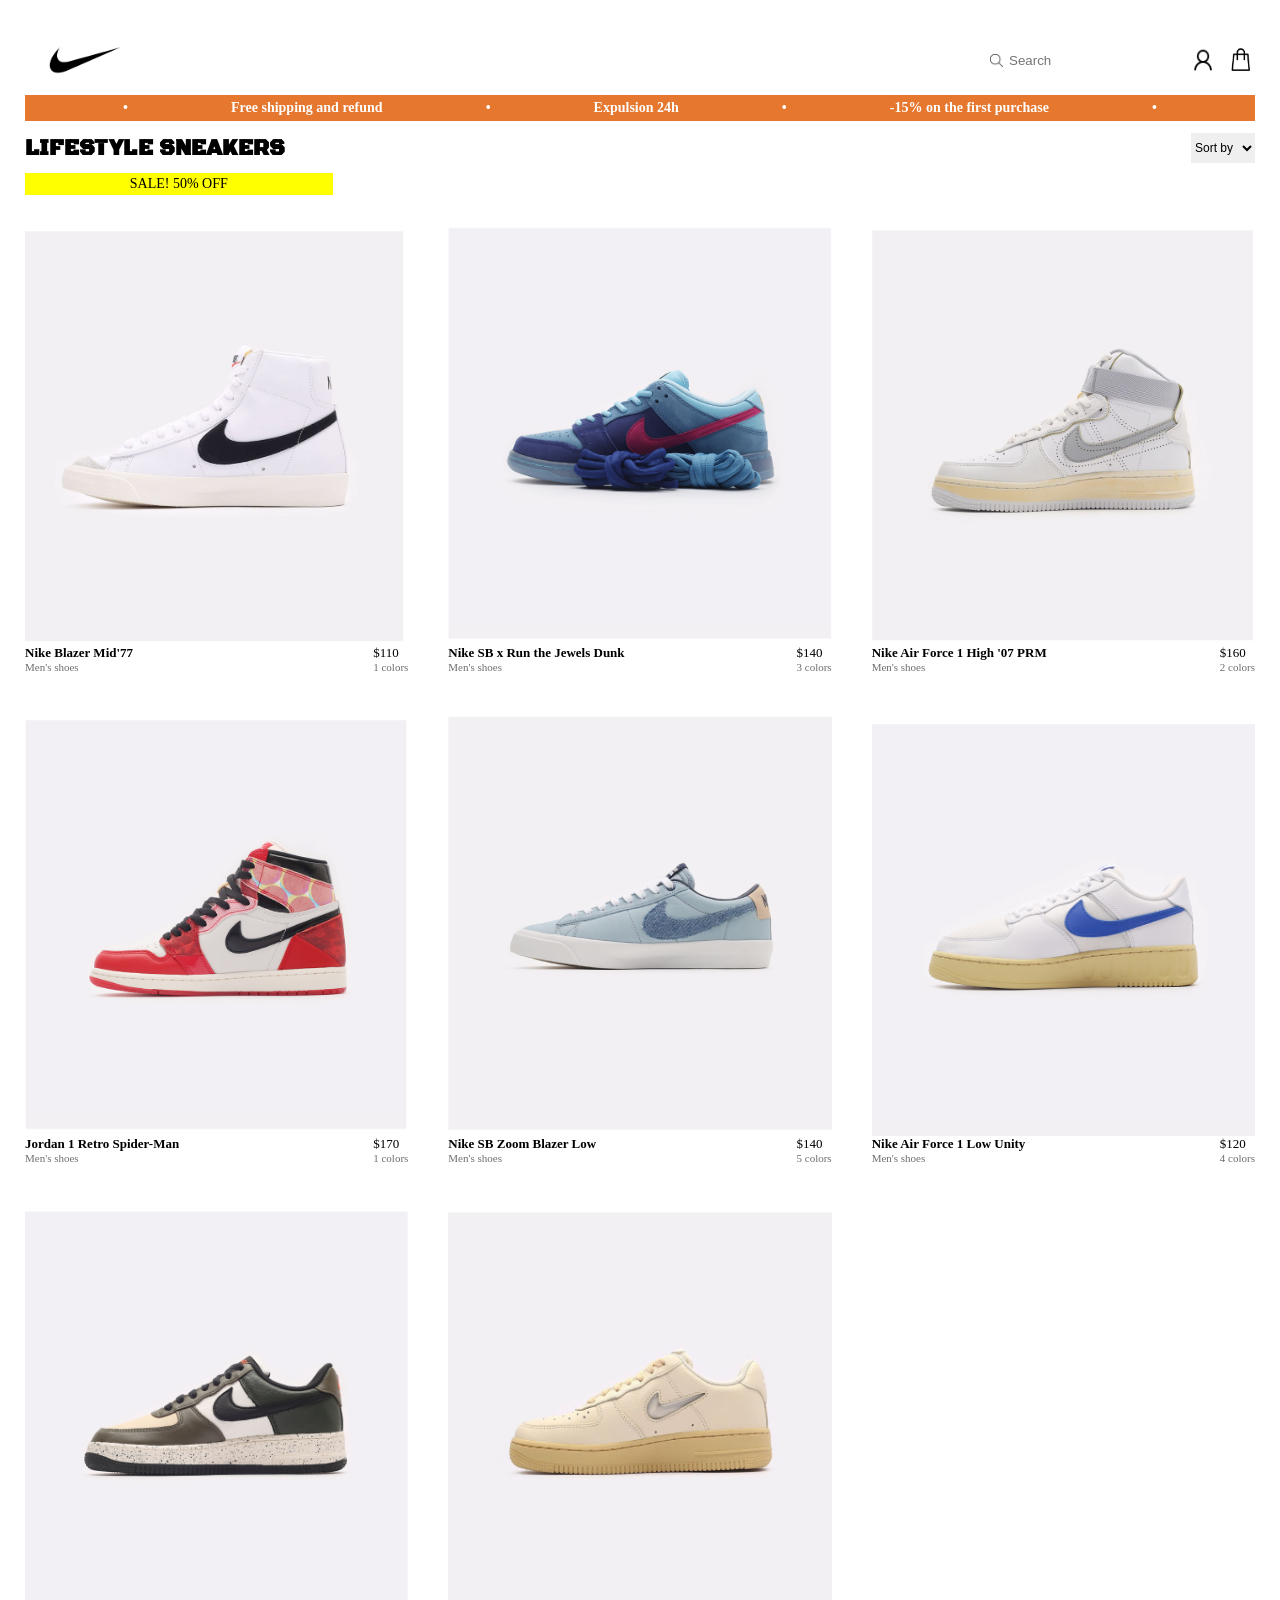
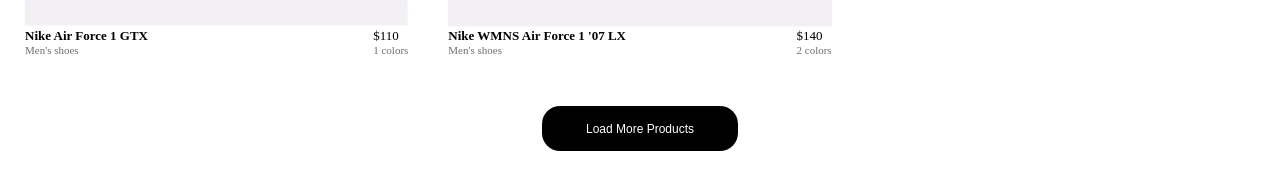
<file: index.html>
<!DOCTYPE html>
<html>
    <head>
        <meta charset="UTF-8">
    
        <meta name="viewport" content="width=device-width, initial-scale=1.0">
    
        <link rel="preconnect" href="https://fonts.googleapis.com">
        <link rel="preconnect" href="https://fonts.gstatic.com" crossorigin>
    
        <link
        href="https://fonts.googleapis.com/css2?family=Black+Ops+One&display=swap"
        rel="stylesheet"
    >
    
        <title>Sneakers</title>
    
        <link rel="stylesheet" href="assets/css/style.css">
    </head>
    
    <body>
        <header>
            <div class="top">
                <img class="nikelogo" src="assets/images/nike logo.png"  alt="nike logo" width="120" height="70px">
                <div class="top-right">
                    <form class="search">
                        <button type="submit" class="submit">
                            <img class="searchicon" src="assets/images/search.png" alt="search" width="15" height="15px" >   
                        </button>
                        <input
                            type="search"
                            name="search"
                            placeholder="Search"
                            id="search"
                            >
                    </form>
                    <img class="user" src="assets/images/user.png" alt="user_logo" width="28" height="30px" >
                    <img class="shoppingbag"src="assets/images/shopping_bag.jpg" alt="shopping_bag" width="28" height="30px">
                </div>
            </div>

            <div class="header">
                <div>•</div>
                <div>Free shipping and refund</div>
                <div>•</div>
                <div>Expulsion 24h</div>
                <div>•</div>
                <div>-15% on the first purchase</div>
                <div>•</div>
            </div>
        </header>

        <div class="category">
            <div><h3>LIFESTYLE SNEAKERS</h3></div>
            <div>
                <form>
                    <select class="sort" name="sort">
                        <option>Sort by</option>
                    </select>
                </form>
            </div>
        </div>

        <div class="sale">SALE! 50% OFF</div>

        <main class="products">
            <article class="product">
                <img src="assets/images/blazer_mid.png" width=455px height=498px alt="nike_blazer_mid" >
                <div class="productinfo">
                    <div >
                        <h3>Nike Blazer Mid'77</h3>
                        <h5>Men's shoes</h5>
                    </div>
                    <div>
                        <h3 class="price">$110</h3>
                        <h5>1 colors</h5>
                    </div> 
                </div>
            </article>

            <article class="product">
            <img src="assets/images/jewels_dunk.png" width=455px height=498px alt="nike_jewels_dunk">
                <div class="productinfo">
                    <div>
                        <h3>Nike SB x Run the Jewels Dunk</h3>
                        <h5>Men's shoes</h5>
                    </div>
                    <div>
                        <h3 class="price">$140</h3>
                        <h5>3 colors</h5>
                    </div> 
                </div>
            </article>

            <article class="product">
            <img src="assets/images/air_force_1.png" width=455px height=498px alt="nike_air_force">
                <div class="productinfo">
                    <div>
                        <h3>Nike Air Force 1 High '07 PRM</h3>
                        <h5>Men's shoes</h5>
                    </div>
                    <div>
                        <h3 class="price">$160</h3>
                        <h5>2 colors</h5>
                    </div> 
                </div>
            </article>

            <article class="product">
            <img src="assets/images/jordan_1_retro.png" width=455px height=498px alt="nike_jordan_retro">
                <div class="productinfo">
                    <div>
                        <h3>Jordan 1 Retro Spider-Man</h3>
                        <h5>Men's shoes</h5>
                    </div>
                    <div>
                        <h3 class="price">$170</h3>
                        <h5>1 colors</h5>
                    </div> 
                </div>
            </article>

            <article class="product">
            <img src="assets/images/SB_zoom.png" width=455px height=498px alt="nike_SB_zoom" >
                <div class="productinfo">
                    <div>
                        <h3>Nike SB Zoom Blazer Low</h3>
                        <h5>Men's shoes</h5>
                    </div>
                    <div>
                        <h3 class="price">$140</h3>
                        <h5>5 colors</h5>
                    </div> 
                </div>
            </article>

            <article class="product">
                <img src="assets/images/air_force_1_low.png" width=455px height=498px alt="nike_airforce1_low" >
                <div class="productinfo">
                    <div>
                        <h3>Nike Air Force 1 Low Unity</h3>
                        <h5>Men's shoes</h5>
                    </div>
                    <div>
                        <h3 class="price">$120</h3>
                        <h5>4 colors</h5>
                    </div> 
                </div>
            </article>

            <article class="product">
                <img src="assets/images/force_1_gtx.png" width=455px height=498px alt="nike_airforce1_gtx" >
                <div class="productinfo">
                    <div>
                        <h3>Nike Air Force 1 GTX</h3>
                        <h5>Men's shoes</h5>
                    </div>
                    <div>
                        <h3 class="price">$110</h3>
                        <h5>1 colors</h5>
                    </div> 
                </div>
            </article>

            <article class="product">
                <img src="assets/images/'07_lx.png" width=455px height=498px alt="nike_07_lx" >
                <div class="productinfo">
                    <div>
                        <h3>Nike WMNS Air Force 1 '07 LX</h3>
                        <h5>Men's shoes</h5>
                    </div>
                    <div>
                        <h3 class="price">$140</h3>
                        <h5>2 colors</h5>
                    </div> 
                </div>
            </article>
            
        </main>
        <div class="loadproducts">
            <button class="load">Load More Products</button>
        </div>

    </body>
</html>
</file>
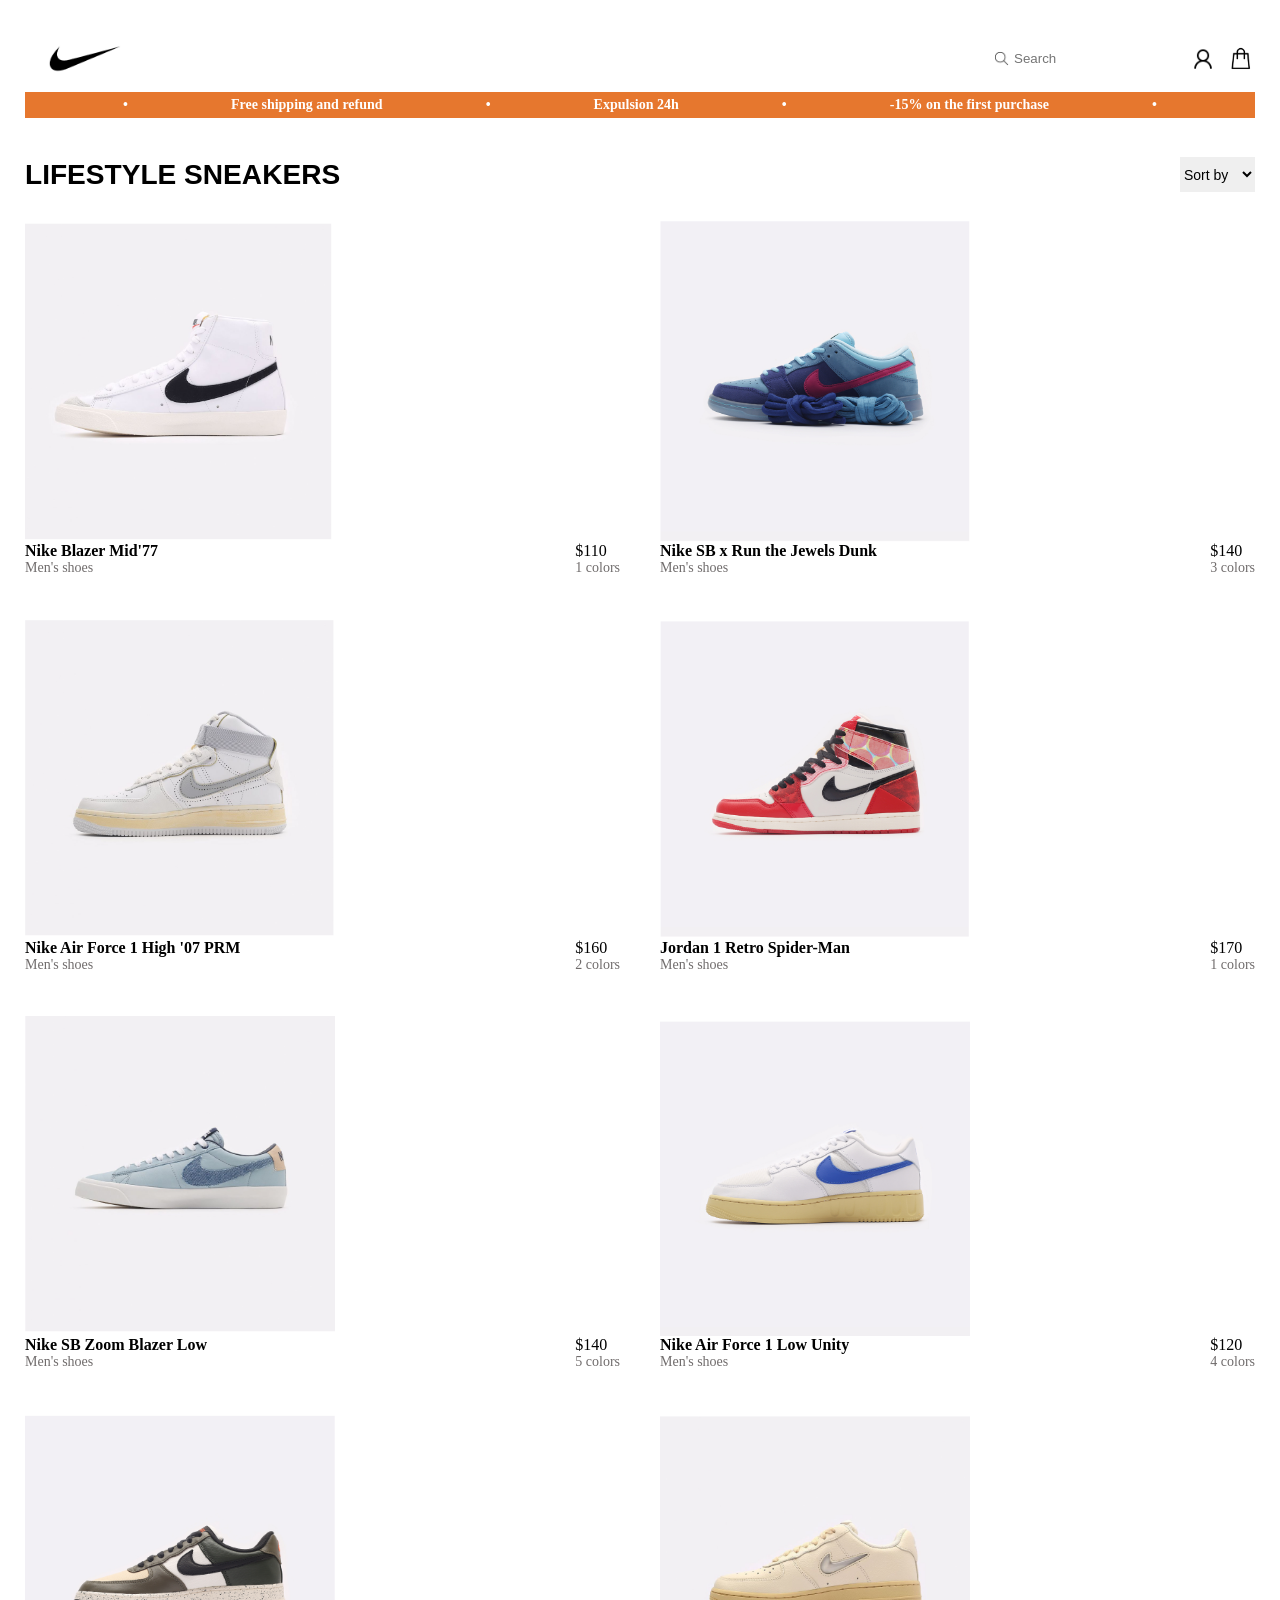
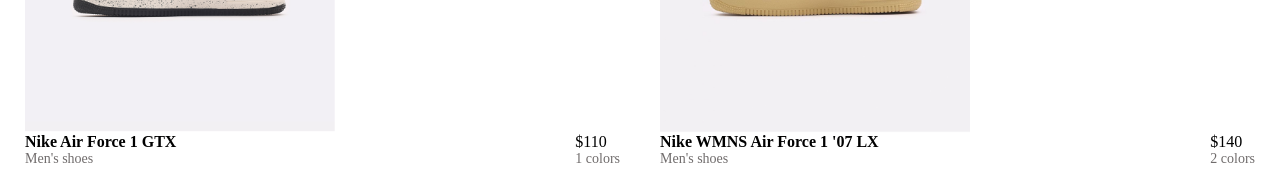
<file: frontend/index.html>
<!DOCTYPE html>
<html>
    <head>
        <title>Sneakers</title>
        <link rel="stylesheet" href="style.css">
    </head>
    
    <body>
        <header>
            <div class="top">
                <img src="nike logo.png"  alt="nike logo" width="120">
                <div class="top-right">
                    <form class="search">
                        <button type="submit" id="submit">
                            <img src="search.png" alt="search" width="15" >   
                        </button>
                        <input
                            type="search"
                            name="search"
                            placeholder="Search"
                            id="search"
                            >
                    </form>
                    <img src="user.png" alt="user_logo" width="28">
                    <img src="shopping_bag.jpg" alt="user_logo" width="28">
                </div>
            </div>

            <div class="header">
                <div>•</div>
                <div>Free shipping and refund</div>
                <div>•</div>
                <div>Expulsion 24h</div>
                <div>•</div>
                <div>-15% on the first purchase</div>
                <div>•</div>
            </div>
        </header>

        <div class="category">
            <div><h3>LIFESTYLE SNEAKERS</h3></div>
            <div>
                <form>
                    <select id="sort" name="sort">
                        <option>Sort by</option>
                    </select>
                </form>
            </div>
        </div>

        <div class="products">
            <div class="product">
                <div><img src="blazer_mid.png" alt="nike_blazer_mid" ></div>
                <div class="productinfo">
                    <div>
                        <h3>Nike Blazer Mid'77</h3>
                        <h5>Men's shoes</h5>
                    </div>
                    <div>
                        <h3 class="price">$110</h3>
                        <h5>1 colors</h5>
                    </div> 
                </div>
            </div>

            <div class="product">
            <div><img src="jewels_dunk.png" alt="nike_jewels_dunk"></div>
                <div class="productinfo">
                    <div>
                        <h3>Nike SB x Run the Jewels Dunk</h3>
                        <h5>Men's shoes</h5>
                    </div>
                    <div>
                        <h3 class="price">$140</h3>
                        <h5>3 colors</h5>
                    </div> 
                </div>
            </div>

            <div class="product">
            <div><img src="air_force_1.png" alt="nike_air_force"></div>
            <div class="productinfo">
                <div>
                    <h3>Nike Air Force 1 High '07 PRM</h3>
                    <h5>Men's shoes</h5>
                </div>
                <div>
                    <h3 class="price">$160</h3>
                    <h5>2 colors</h5>
                </div> 
            </div>
            </div>

            <div class="product">
            <div><img src="jordan_1_retro.png" alt="nike_jordan_retro"></div>
            <div class="productinfo">
                <div>
                    <h3>Jordan 1 Retro Spider-Man</h3>
                    <h5>Men's shoes</h5>
                </div>
                <div>
                    <h3 class="price">$170</h3>
                    <h5>1 colors</h5>
                </div> 
            </div>
            </div>

            <div class="product">
                <div><img src="SB_zoom.png" alt="nike_SB_zoom" ></div>
                <div class="productinfo">
                    <div>
                        <h3>Nike SB Zoom Blazer Low</h3>
                        <h5>Men's shoes</h5>
                    </div>
                    <div>
                        <h3 class="price">$140</h3>
                        <h5>5 colors</h5>
                    </div> 
                </div>
            </div>

            <div class="product">
                <div><img src="air_force_1_low.png" alt="nike_airforce1_low" ></div>
                <div class="productinfo">
                    <div>
                        <h3>Nike Air Force 1 Low Unity</h3>
                        <h5>Men's shoes</h5>
                    </div>
                    <div>
                        <h3 class="price">$120</h3>
                        <h5>4 colors</h5>
                    </div> 
                </div>
            </div>

            <div class="product">
                <div><img src="force_1_gtx.png" alt="nike_airforce1_gtx" ></div>
                <div class="productinfo">
                    <div>
                        <h3>Nike Air Force 1 GTX</h3>
                        <h5>Men's shoes</h5>
                    </div>
                    <div>
                        <h3 class="price">$110</h3>
                        <h5>1 colors</h5>
                    </div> 
                </div>
            </div>

            <div class="product">
                <div><img src="'07_lx.png" alt="nike_07_lx" ></div>
                <div class="productinfo">
                    <div>
                        <h3>Nike WMNS Air Force 1 '07 LX</h3>
                        <h5>Men's shoes</h5>
                    </div>
                    <div>
                        <h3 class="price">$140</h3>
                        <h5>2 colors</h5>
                    </div> 
                </div>
            </div>

        </div>


    </body>
</html>
</file>
<file: assets/css/style.css>
:root {
    --background-color: #ffffff;
    --text-color: #000000;
    --header-color: rgb(230, 119, 46);
    --header-text-color: #ffffff;
    --secondary-text-color: #706c6c;
    --input-background: #ffffff;
    --button-background: #000000;
    --button-hover: rgb(87, 87, 87);
    --sale-background: yellow;
    --border-radius: 15px;
    --product-gap: 40px;
}

*{
    box-sizing: border-box;
    margin: 0;
    padding: 0;
}

body {
    margin: 25px;
    font-size: 30px;
    background-color: var(--background-color);
    color: var(--text-color);
}

.header {
    display: flex;
    justify-content: space-evenly;
    background-color: var(--header-color);
}

.header div {
    margin: 3px;
    padding: 2px;
    color: var(--header-text-color);
    font-size: 14px;
    font-weight: bold;
}

.top {
    display: flex;
    justify-content: space-between;
    align-items: center;
}

.top-right {
    display: flex;
    align-items: center;
    gap: 10px;
}


.search {
    display: flex;
    align-items: center;
    padding: 5px;
    background-color: var(--input-background);
    border-radius: var(--border-radius);
}

#search {
    width: 170px;
    height: 25px;
    padding: 5px;
    border: 0;
    background-color: var(--input-background);
}

.submit {
    display: flex;
    padding: 0;
    border: none;
    background: none;
    cursor: pointer;
}

.category {
    display: flex;
    justify-content: space-between;
    align-items: center;
    margin-top: 12px;
    background-color: var(--background-color);
}

.category div {
    margin: 0;
    font-size: 24px;
    font-family: "Black Ops One", sans-serif;
}

.sort {
    width: 75px;
    height: 35px;
    padding: 0;
    border: 0;
    font-size: 14px;
}

.sale{
    margin-top: 10px;
    display: flex;
    height: 20px;
    width: 25%;
    align-items: center;
    justify-content: center;
    background-color: var(--sale-background);
    font-size: 9px;
    animation: sale 1.5s infinite;
}

@keyframes sale {
    0% {
        opacity: 1;
    }

    50% {
        opacity: 0.5;
    }

    100% {
        opacity: 1;
    }
}


.products {
    display: grid;
    grid-template-columns: repeat(2, 1fr);
    gap: 20px;
    margin-top: 30px;
    align-items: center;
    
}

.products img {
    display: block;
    width: 100%;
    height: auto;
}
 
.product {
    display: flex;
    flex-direction: column;
    justify-content: space-around;
    height: 100%;
    width: 100%;
    transform: scale(1);
    transition: transform 0.3s;
   
}

.product:hover {
    transform: scale(1.03);
}

.productinfo {
    display: flex;
    justify-content: space-between;
    align-items: flex-end;
    width: 100%;
    height: 100%;
}

.price {
    font-weight: lighter;
}

.loadproducts{
    display: flex;
    justify-content: center;
}

.load{
    margin-top: 50px;
    width: 40%;
    height: 26px;
    border: 0px;
    border-radius: 18px;
    transform: scale(1);
    transition: 0.3s ;
    font-size: 8px;
    background-color: var(--button-background);
    color: var(--header-text-color);
}

.load:hover {
    background-color: var(--button-hover);
    transform: scale(1.1);
}



/* Mobile */

@media (max-width: 767px) {
    .header {
        display: flex;
        justify-content: space-evenly;
        background-color: var(--header-color);
    }

    .header div {
        margin: 3px;
        padding: 2px;
        color: var(--header-text-color);
        font-size: 18%;
        font-weight: bold;
    }

    .nikelogo {
        width: 60px;
        height: 40px;
    }

    .user {
        width: 20px;
        height: 18px;
    }

    .shoppingbag {
        width: 20px;
        height: 18px;
    }

    .top-right {
        display: flex;
        align-items: center;
        gap: 4px;
    }

    .search {
        display: flex;
        padding-bottom: 5px;
    }

    #search {
        width: 65px;
        height: 10px;
        padding: 5px;
        border: 0;
        background-color: var(--input-background);
    }

    #search::placeholder {
        color: var(--secondary-text-color);
        font-size: 10px;
    }

    .searchicon {
        width: 10px;
        height: 10px;
    }

    .submit {
        display: flex;
        padding: 0;
        border: none;
        background: none;
        cursor: pointer;
    }

    .category {
        display: flex;
        justify-content: space-between;
        align-items: center;
        margin-top: 12px;
        background-color: var(--background-color);
    }

    .category div {
        font-size: 11px;
    }

    .sort {
        width: 54px;
        height: 20px;
        font-size: 10px;
    }

    .product {
        display: flex;
        flex-direction: column;
        justify-content: space-around;
        width: 100%;
    }

    .productinfo {
        display: flex;
        justify-content: space-between;
        align-items: flex-end;
        width: 100%;
        height: 100%;
    }

    

    .productinfo h3 {
        margin: 0;
        font-size: 7px;
        justify-self: flex-end;
    }

    .productinfo h5 {
        padding-top: 3px;
        color: var(--secondary-text-color);
        font-size: 6px;
        font-weight: 100;
        
    }
}

/* Tablet */

@media (min-width: 768px) {
    .category div {
        font-size: 19px;
    }

    .sort {
        width: 64px;
        height: 30px;
        font-size: 12px;
    }

    .sale{
        height: 22px;
        width: 25%;
        font-size: 14px; 
    }

    .products {
        display: grid;
        grid-template-columns: repeat(3, 1fr);
        justify-content: space-evenly;
        gap: 40px;
    }

    .productinfo h3 {
        margin: 0;
        font-size: 13px;
        justify-self: flex-end;
    }

    .productinfo h5 {
        margin: 0;
        color: var(--secondary-text-color);
        font-size: 11px;
        font-weight: 100;
    }

    .load{
        width: 16%;
        height: 45px;
        font-size: 12px;
    }
}

/* Large Desktop */

@media (min-width: 1440px) {

    .sale{
        height: 25px;
        width: 13%;
        font-size: 16px; 
    }

    .products {
        display: grid;
        grid-template-columns: repeat(4, 1fr);
        justify-content: space-evenly;
        
        gap: 40px;
    }

    .productinfo h3 {
        margin: 0;
        font-size: 16px;
        justify-self: flex-end;
    }

    .productinfo h5 {
        margin: 0;
        color: var(--secondary-text-color);
        font-size: 14px;
        font-weight: 100;
    }

    .load{
        width: 13%;
        font-size: 14px;
    }
}
</file>
<file: frontend/style.css>
body {
    margin: 25px;

}

.header{
    display:flex;
    background-color: rgb(230, 119, 46);
    justify-content: space-evenly;
    
}

.header div{
    padding: 2px;
    margin: 3px;
    font-weight: bold;
    font-size: 14px;
    color: #ffffff;
}

.top {
    display: flex;
    justify-content: space-between;
    align-items: center; 
}

.top-right{
    display:flex;
    align-items: center;
    gap: 10px;
    
}

.search {
    display: flex;
    align-items: center;
}

#search {
    width: 170px;
    height: 20px;
    padding: 5px;
    border: 0;
}

#submit {
    border: none;
    background: none;
    padding: 0;
    display: flex;
    cursor: pointer;
}

.category{
    display:flex;
    margin-top: 12px;
    background-color: rgb(255, 255, 255);
    justify-content: space-between;
    align-items: center;
}

.category div{
    margin: none;
    font-size: 24px;
    font-family: 'Franklin Gothic Medium', 'Arial Narrow', Arial, sans-serif;
}


#sort {
    width: 75px;
    height: 35px;
    padding: 0 ;
    border: none;
    font-size: 14px;
   
}



.products{
    display: grid;
    grid-template-columns: repeat(4, 1fr);
    justify-content: space-evenly ;
    align-items: center;
    gap: 40px;

}

.products img{
    width: 310px;
    height: 323px;
    display: block;
    justify-self: center;
}

@media (max-width: 1439px) {
    .products{
        display: grid;
        grid-template-columns: repeat(2, 1fr);
        justify-content: space-evenly ;
        align-items: center;
        gap: 40px;
    }
    
}

.product{
    display: flex;
    flex-direction: column;
    justify-content: space-around;
    
}

.productinfo{
    display: flex;
    justify-content:space-between;
    align-items: center;
    font-size: 15px;
    
    
}

.productinfo h3{
    font-size: 16px;
    justify-self: flex-end;
    margin: 0;

}

.price{
    font-weight: lighter;
}

.productinfo h5{
    color: #706c6c;
    font-size: 14px;
    font-weight: 100;
    margin: 0;
}
</file>
